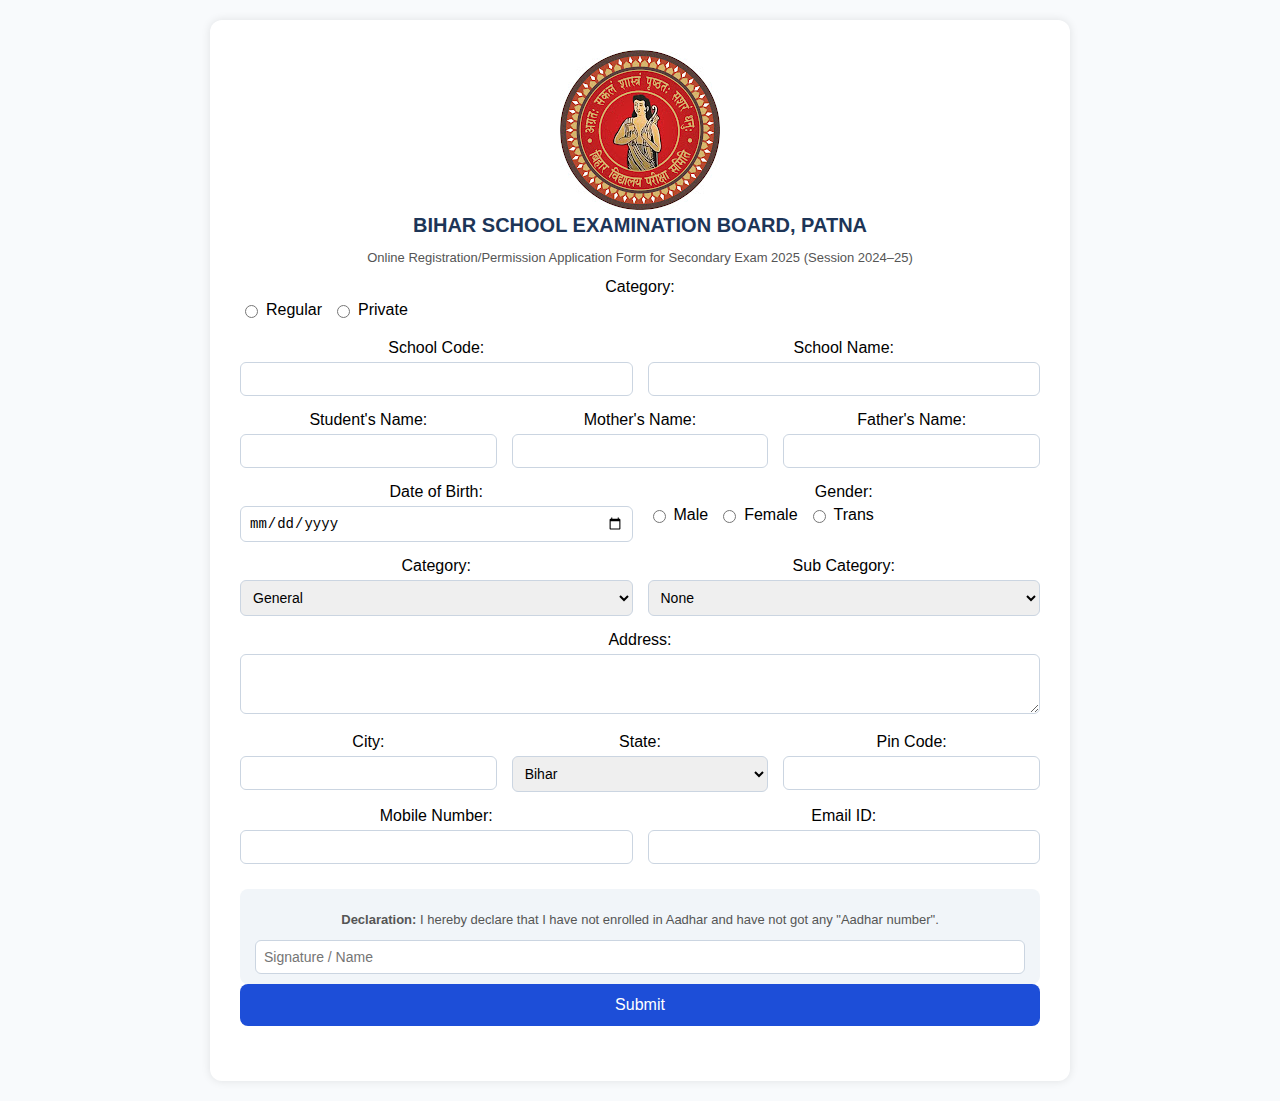
<file: 10th.html>
<!DOCTYPE html>
<html lang="en">
<head>
  <meta charset="UTF-8" />
  <meta name="viewport" content="width=device-width, initial-scale=1.0" />
  <title>BSEB Registration Form 2025</title>
  <link rel="stylesheet" href="10th.css" />
</head>
<body>
  <div class="a4-page">
    <div class="form-header">
      <img src="vikash.jpg" alt="BSEB Logo" class="logo">
      <div>
      <h2>BIHAR SCHOOL EXAMINATION BOARD, PATNA</h2>
      <p>Online Registration/Permission Application Form for Secondary Exam 2025 (Session 2024–25)</p>
    </div>

    <form>
      <div class="form-section">
        <label>Category:</label>
        <div class="radio-group">
          <label><input type="radio" name="student-type" value="Regular" /> Regular</label>
          <label><input type="radio" name="student-type" value="Private" /> Private</label>
        </div>
      </div>

      <div class="form-section grid-2">
        <div>
          <label for="school-code">School Code:</label>
          <input type="text" id="school-code" name="school-code" />
        </div>
        <div>
          <label for="school-name">School Name:</label>
          <input type="text" id="school-name" name="school-name" />
        </div>
      </div>

      <div class="form-section grid-3">
        <div>
          <label for="student-name">Student's Name:</label>
          <input type="text" id="student-name" name="student-name" />
        </div>
        <div>
          <label for="mother-name">Mother's Name:</label>
          <input type="text" id="mother-name" name="mother-name" />
        </div>
        <div>
          <label for="father-name">Father's Name:</label>
          <input type="text" id="father-name" name="father-name" />
        </div>
      </div>

      <div class="form-section grid-2">
        <div>
          <label for="dob">Date of Birth:</label>
          <input type="date" id="dob" name="dob" />
        </div>
        <div>
          <label>Gender:</label>
          <div class="radio-group">
            <label><input type="radio" name="gender" value="Male" /> Male</label>
            <label><input type="radio" name="gender" value="Female" /> Female</label>
            <label><input type="radio" name="gender" value="Trans" /> Trans</label>
          </div>
        </div>
      </div>

      <div class="form-section grid-2">
        <div>
          <label for="category">Category:</label>
          <select id="category" name="category">
            <option>General</option>
            <option>OBC</option>
            <option>SC</option>
            <option>ST</option>
          </select>
        </div>
        <div>
          <label for="sub-category">Sub Category:</label>
          <select id="sub-category" name="sub-category">
            <option>None</option>
            <option>Ex-Serviceman</option>
            <option>Physically Handicapped</option>
          </select>
        </div>
      </div>

      <div class="form-section">
        <label for="address">Address:</label>
        <textarea id="address" name="address"></textarea>
      </div>

      <div class="form-section grid-3">
        <div>
          <label for="city">City:</label>
          <input type="text" id="city" name="city" />
        </div>
        <div>
          <label for="state">State:</label>
          <select id="state" name="state">
            <option>Bihar</option>
            <option>Other</option>
          </select>
        </div>
        <div>
          <label for="pin-code">Pin Code:</label>
          <input type="text" id="pin-code" name="pin-code" />
        </div>
      </div>

      <div class="form-section grid-2">
        <div>
          <label for="mobile">Mobile Number:</label>
          <input type="text" id="mobile" name="mobile" />
        </div>
        <div>
          <label for="email">Email ID:</label>
          <input type="email" id="email" name="email" />
        </div>
      </div>

      <div class="declaration">
        <p><strong>Declaration:</strong> I hereby declare that I have not enrolled in Aadhar and have not got any "Aadhar number".</p>
        <input type="text" id="aadhar-declare" name="aadhar-declare" placeholder="Signature / Name" />
      </div>

      <button type="submit">Submit</button>
    </form>
  </div>
</body>
</html>
</file>
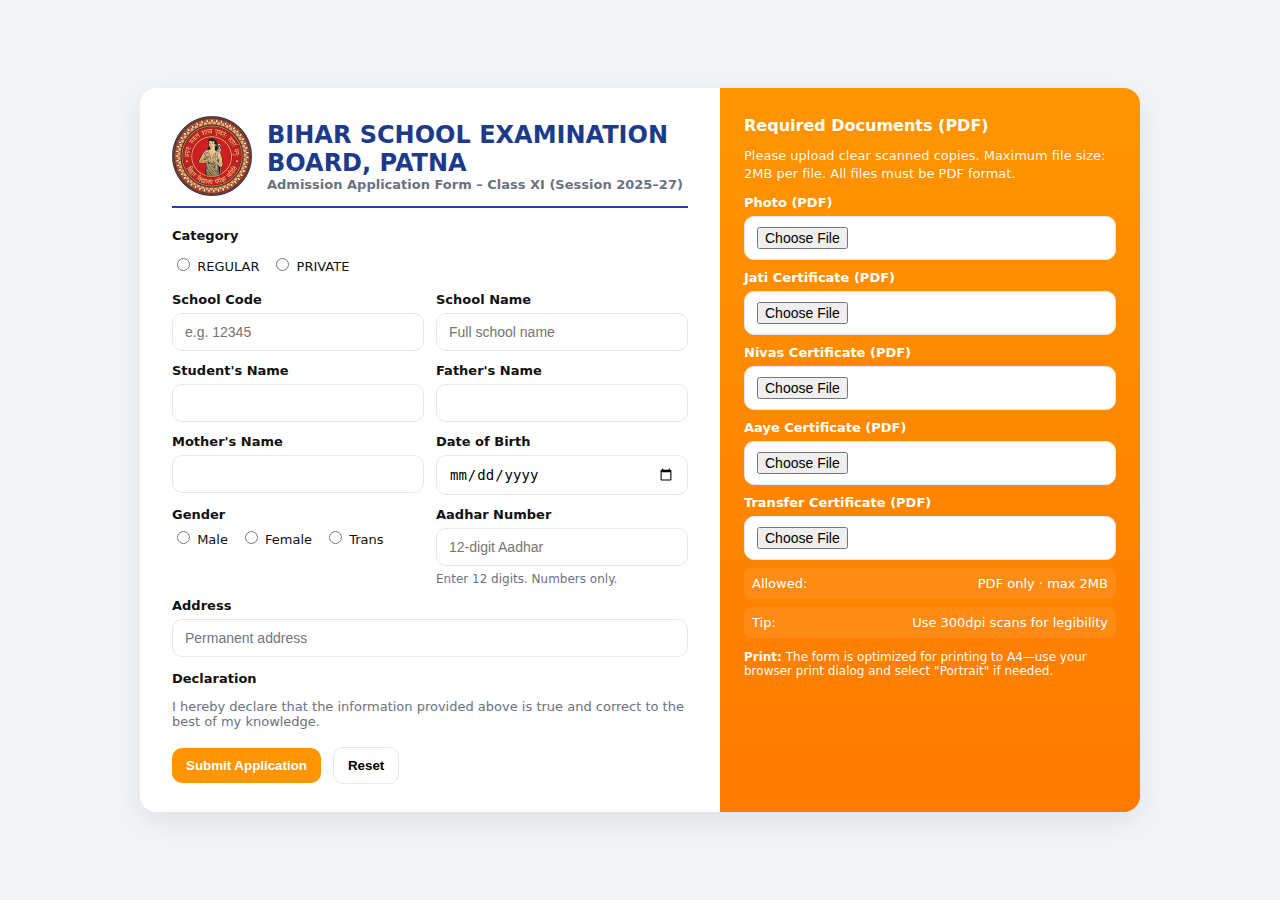
<file: 9th.html>
<!doctype html>
<html lang="en">
<head>
  <meta charset="utf-8">
  <meta name="viewport" content="width=device-width,initial-scale=1">
  <title>BSchool Exam — Registration Form (Responsive)</title>
  <style>
    :root{
      --bg:#fff;
      --panel:#fff;
      --accent:#ff9500;
      --muted:#6b7280;
      --border: #e5e7eb;
      --radius:12px;
      --max-width:1000px;
      font-family: Inter, system-ui, -apple-system, "Segoe UI", Roboto, "Helvetica Neue", Arial;
    }

    /* Reset & base */
    *{box-sizing:border-box}
    html,body{height:100%;margin:0;background:#f3f4f6;color:#111}

    .page-wrap{
      display:flex;align-items:center;justify-content:center;padding:28px;min-height:100vh;
    }

    .form-card{
      width:100%;max-width:var(--max-width);background:var(--panel);border-radius:16px;box-shadow:0 10px 30px rgba(2,6,23,0.08);overflow:hidden;
      display:grid;grid-template-columns:1fr 420px;gap:0;
    }

    /* left: form; right: sidebar/uploads */
    .form-main{padding:28px 32px}
    .form-side{background:linear-gradient(180deg,var(--accent),#ff7a00);color:white;padding:28px 24px}

    header.form-header{margin-bottom:18px}
    .logo {
      width: 80px;
      height: 80px;
    }

   
    .form-header {
      display: flex;
      align-items: center;
      justify-content: center;
      gap: 15px;
      border-bottom: 2px solid #1e40af;
      padding-bottom: 10px;
      margin-bottom: 20px;
    }
    
    .logo {
      width: 80px;
      height: 80px;
    }
    
    .form-header h2 {
      color: #1e3a8a;
      margin: 0;
    }
    
    .form-header p {
      color: #475569;
      margin: 5px 0 0;
    }
   


    .form-header h1{font-size:18px;margin:0 0 6px}
    .form-header p{margin:0;color:var(--muted);font-size:13px}

    form .grid{display:grid;grid-template-columns:repeat(2,1fr);gap:12px}
    form .grid-1{grid-column:1/-1}

    label{display:block;font-size:13px;margin-bottom:6px;font-weight:600}
    input[type="text"],input[type="date"],input[type="file"],select{width:100%;padding:10px 12px;border:1px solid var(--border);border-radius:10px;font-size:14px;background:white}
    .radio-row{display:flex;gap:12px;align-items:center}
    .radio-row label{font-weight:500}
    .muted{color:var(--muted);font-size:13px}

    .form-footer{margin-top:18px;display:flex;gap:12px;align-items:center}
    .btn{padding:10px 14px;border-radius:10px;border:0;cursor:pointer;font-weight:700}
    .btn-primary{background:var(--accent);color:white}
    .btn-ghost{background:transparent;border:1px solid var(--border);}

    /* file list */
    .upload-list{margin-top:8px;font-size:13px}
    .upload-item{background:rgba(255,255,255,0.08);padding:8px;border-radius:8px;margin-bottom:8px;display:flex;justify-content:space-between;align-items:center}

    /* sidebar content */
    .side-title{font-weight:700;margin-bottom:12px}
    .side-note{font-size:13px;line-height:1.4;color:rgba(255,255,255,0.95);margin-bottom:12px}

    /* responsive: mobile first */
    @media (max-width: 980px){
      .form-card{grid-template-columns:1fr;}
      .form-side{order:2}
    }

    @media (max-width: 520px){
      form .grid{grid-template-columns:1fr}
      .form-side{padding:18px}
      .form-main{padding:18px}
    }

    /* print A4 friendly */
    @media print{
      body{background:white}
      .form-card{box-shadow:none}
      .form-side{display:none}
      .form-main{padding:12mm}
      body,html{height:auto}
      form input, form label{font-size:12px}
    }

    /* small helpers */
    .section-title{font-size:13px;margin:6px 0 12px;font-weight:700}
    .field-hint{font-size:12px;color:var(--muted);margin-top:6px}
  </style>
</head>
<body>
  <div class="page-wrap">
    <div class="form-card" role="application" aria-label="Registration form for Bihar School Examination Board">

      <div class="form-main">
       
        <div class="form-header">
          <img src="vikash.jpg" alt="BSEB Logo" class="logo">
          <div>
            <h2>BIHAR SCHOOL EXAMINATION BOARD, PATNA</h2>
            <p><strong>Admission Application Form – Class XI (Session 2025–27)</strong></p>
          </div>
        </div>
    
        <form novalidate>
          <div class="section-title">Category</div>
          <div class="grid-choices" style="margin-bottom:12px">
            <div class="radio-row" role="radiogroup" aria-label="Category">
              <label><input type="radio" name="category" value="regular" required> REGULAR</label>
              <label><input type="radio" name="category" value="private"> PRIVATE</label>
            </div>
          </div>

          <div class="grid">
            <div>
              <label for="school-code">School Code</label>
              <input id="school-code" name="school-code" type="text" placeholder="e.g. 12345">
            </div>
            <div>
              <label for="school-name">School Name</label>
              <input id="school-name" name="school-name" type="text" placeholder="Full school name">
            </div>

            <div>
              <label for="student-name">Student's Name</label>
              <input id="student-name" name="student-name" type="text" required>
            </div>
            <div>
              <label for="father-name">Father's Name</label>
              <input id="father-name" name="father-name" type="text">
            </div>

            <div>
              <label for="mother-name">Mother's Name</label>
              <input id="mother-name" name="mother-name" type="text">
            </div>
            <div>
              <label for="dob">Date of Birth</label>
              <input id="dob" name="dob" type="date">
            </div>

            <div>
              <label>Gender</label>
              <div class="radio-row" role="radiogroup" aria-label="Gender">
                <label><input type="radio" name="gender" value="male"> Male</label>
                <label><input type="radio" name="gender" value="female"> Female</label>
                <label><input type="radio" name="gender" value="trans"> Trans</label>
              </div>
            </div>

            <div>
              <label for="aadhar">Aadhar Number</label>
              <input id="aadhar" name="aadhar" type="text" inputmode="numeric" pattern="\d{12}" placeholder="12-digit Aadhar" aria-describedby="aadhar-hint">
              <div id="aadhar-hint" class="field-hint">Enter 12 digits. Numbers only.</div>
            </div>

            <div class="grid-1">
              <label for="address">Address</label>
              <input id="address" name="address" type="text" placeholder="Permanent address">
            </div>

          </div> <!-- .grid -->

          <div style="margin-top:14px">
            <div class="section-title">Declaration</div>
            <p class="muted">I hereby declare that the information provided above is true and correct to the best of my knowledge.</p>
            <div class="form-footer">
              <button type="submit" class="btn btn-primary">Submit Application</button>
              <button type="reset" class="btn btn-ghost">Reset</button>
            </div>
          </div>
        </form>

      </div> <!-- .form-main -->

      <aside class="form-side" aria-label="Uploads and instructions">
        <div class="side-title">Required Documents (PDF)</div>
        <div class="side-note">Please upload clear scanned copies. Maximum file size: 2MB per file. All files must be PDF format.</div>

        <form style="margin-top:6px" aria-hidden="true">
          <label for="photo">Photo (PDF)</label>
          <input id="photo" name="photo" type="file" accept="application/pdf">

          <label for="jati" style="margin-top:10px">Jati Certificate (PDF)</label>
          <input id="jati" name="jati" type="file" accept="application/pdf">

          <label for="nivas" style="margin-top:10px">Nivas Certificate (PDF)</label>
          <input id="nivas" name="nivas" type="file" accept="application/pdf">

          <label for="aaye" style="margin-top:10px">Aaye Certificate (PDF)</label>
          <input id="aaye" name="aaye" type="file" accept="application/pdf">

          <label for="transfer" style="margin-top:10px">Transfer Certificate (PDF)</label>
          <input id="transfer" name="transfer" type="file" accept="application/pdf">

          <div class="upload-list">
            <div class="upload-item"><span>Allowed:</span><span>PDF only · max 2MB</span></div>
            <div class="upload-item"><span>Tip:</span><span>Use 300dpi scans for legibility</span></div>
          </div>
        </form>

        <div style="margin-top:auto;font-size:12px;opacity:0.95">
          <p><strong>Print:</strong> The form is optimized for printing to A4—use your browser print dialog and select "Portrait" if needed.</p>
        </div>
      </aside>

    </div> <!-- .form-card -->
  </div>
</body>
</html>
</file>
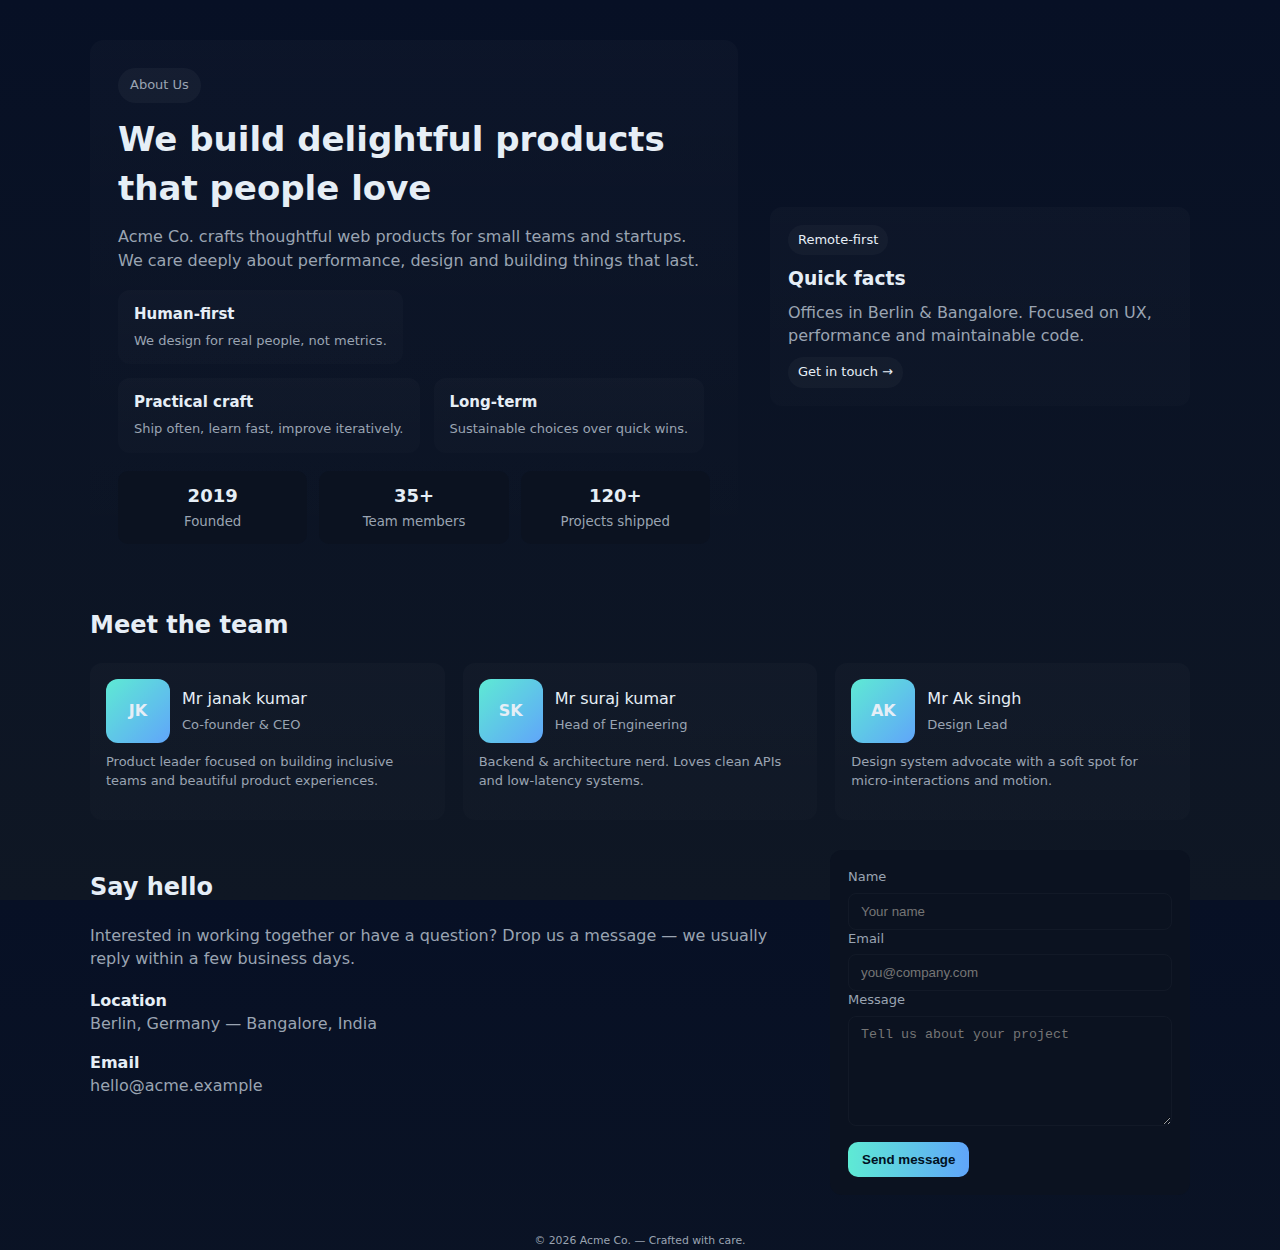
<file: about.html>
<!doctype html>
<html lang="en">
<head>
  <meta charset="utf-8" />
  <meta name="viewport" content="width=device-width, initial-scale=1" />
  <title>About Us — Acme Co.</title>
  <meta name="description" content="About Acme Co. — our mission, values, team and contact." />
  <link rel="stylesheet" href="about.css">
</head>
<body>
  <main class="container" role="main">
    <header class="hero" aria-labelledby="about-title">
      <section class="intro">
        <span class="eyebrow">About Us</span>
        <h1 id="about-title">We build delightful products that people love</h1>
        <p class="lead">Acme Co. crafts thoughtful web products for small teams and startups. We care deeply about performance, design and building things that last.</p>

        <div class="values" aria-label="Our values">
          <div class="value"><h4>Human-first</h4><p>We design for real people, not metrics.</p></div>
          <div class="value"><h4>Practical craft</h4><p>Ship often, learn fast, improve iteratively.</p></div>
          <div class="value"><h4>Long-term</h4><p>Sustainable choices over quick wins.</p></div>
        </div>

        <div class="stats" aria-hidden="false">
          <div class="stat"><b>2019</b><small>Founded</small></div>
          <div class="stat"><b>35+</b><small>Team members</small></div>
          <div class="stat"><b>120+</b><small>Projects shipped</small></div>
        </div>
      </section>

      <aside aria-label="Quick facts" class="card" style="padding:18px">
        <p style="margin:0 0 10px 0"><span class="chip">Remote-first</span></p>
        <h3 style="margin:0 0 8px 0">Quick facts</h3>
        <p style="margin:0 0 10px 0; color:var(--muted)">Offices in Berlin &amp; Bangalore. Focused on UX, performance and maintainable code.</p>
        <a href="#contact" class="chip" style="text-decoration:none; color:inherit">Get in touch →</a>
      </aside>
    </header>

    <section class="team" aria-labelledby="team-heading">
      <h2 id="team-heading">Meet the team</h2>
      <div class="team-grid">
        <!-- Example team cards. Replace images / avatars as needed -->
        <div class="card">
          <div style="display:flex; gap:12px; align-items:center">
            <div class="avatar">JK</div>
            <div>
              <p class="member-name">Mr janak kumar</p>
              <p class="member-role">Co-founder &amp; CEO</p>
            </div>
          </div>
          <p class="member-bio">Product leader focused on building inclusive teams and beautiful product experiences.</p>
        </div>

        <div class="card">
          <div style="display:flex; gap:12px; align-items:center">
            <div class="avatar">SK</div>
            <div>
              <p class="member-name">Mr suraj kumar</p>
              <p class="member-role">Head of Engineering</p>
            </div>
          </div>
          <p class="member-bio">Backend &amp; architecture nerd. Loves clean APIs and low-latency systems.</p>
        </div>

        <div class="card">
          <div style="display:flex; gap:12px; align-items:center">
            <div class="avatar">AK</div>
            <div>
              <p class="member-name">Mr Ak singh</p>
              <p class="member-role">Design Lead</p>
            </div>
          </div>
          <p class="member-bio">Design system advocate with a soft spot for micro-interactions and motion.</p>
        </div>
      </div>
    </section>

    <section class="contact" id="contact" aria-labelledby="contact-heading">
      <div>
        <h2 id="contact-heading">Say hello</h2>
        <p style="color:var(--muted)">Interested in working together or have a question? Drop us a message — we usually reply within a few business days.</p>

        <p style="margin-top:18px"><strong>Location</strong><br><span style="color:var(--muted)">Berlin, Germany — Bangalore, India</span></p>
        <p><strong>Email</strong><br><span style="color:var(--muted)">hello@acme.example</span></p>
      </div>

      <form class="contact-form" onsubmit="event.preventDefault(); alert('Thanks — message captured (this is a demo).');" aria-label="Contact form">
        <label for="name">Name</label>
        <input id="name" name="name" type="text" placeholder="Your name" required />

        <label for="email">Email</label>
        <input id="email" name="email" type="email" placeholder="you@company.com" required />

        <label for="message">Message</label>
        <textarea id="message" name="message" placeholder="Tell us about your project" required></textarea>

        <button class="btn" type="submit">Send message</button>
      </form>
    </section>

    <footer>
      <small>© <span id="year"></span> Acme Co. — Crafted with care.</small>
    </footer>
  </main>

  <script>
    // small nicety: current year
    document.getElementById('year').textContent = new Date().getFullYear();
  </script>
</body>
</html>
</file>
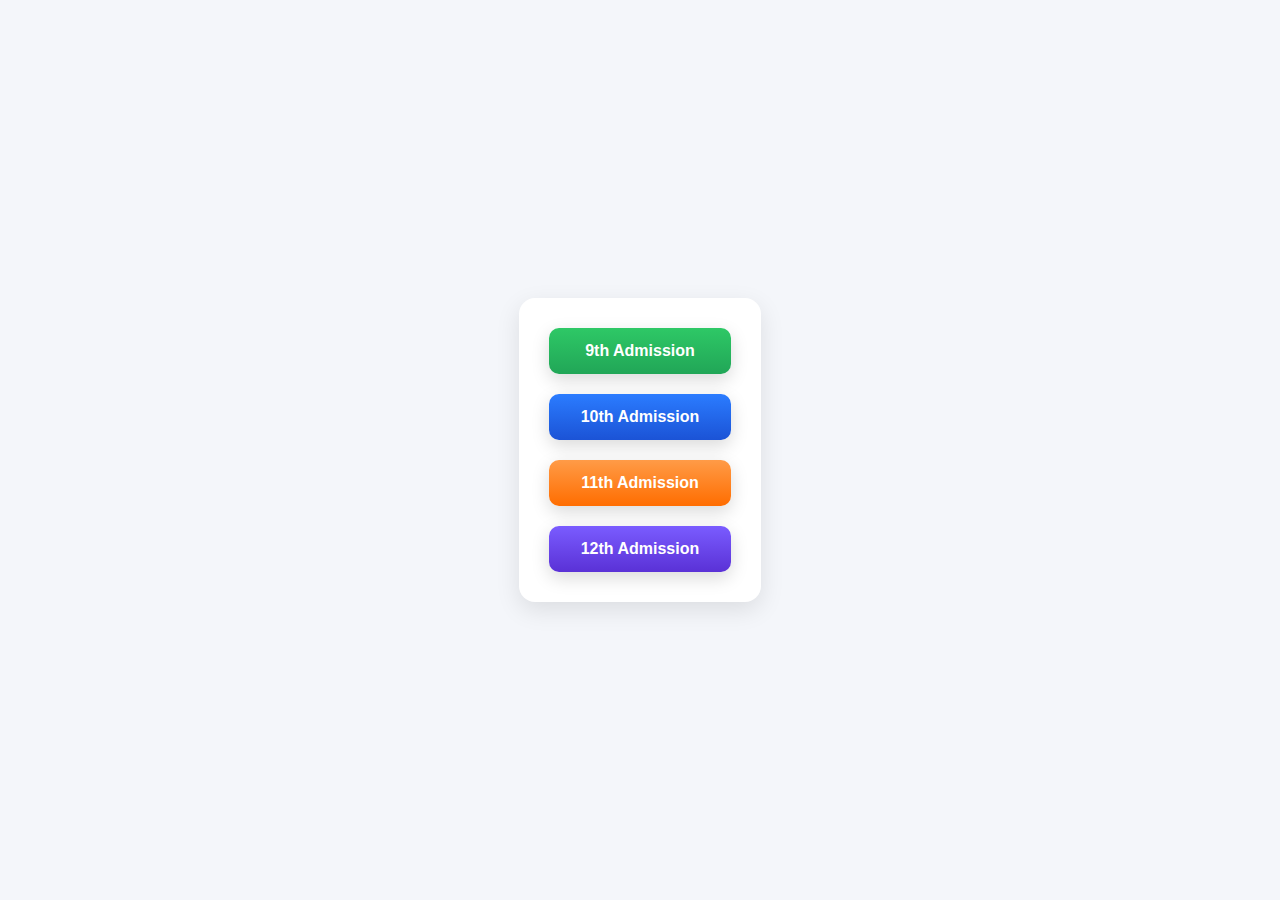
<file: add.html>
<!doctype html>
<html lang="hi">
<head>
  <meta charset="utf-8">
  <meta name="viewport" content="width=device-width,initial-scale=1">
  <title>Admission Buttons</title>
  <link rel="stylesheet" href="add.css">
</head>
<body>
    <div class="navbar">
  <div class="admission-buttons">
    <a href="9th.html" class="admit-btn grade9">9th Admission</a>
    <a href="10th.html" class="admit-btn grade10">10th Admission</a>
    <a href="registation.html" class="admit-btn grade11">11th Admission</a>
    <a href="add12.html" class="admit-btn grade12">12th Admission</a>
  </div>
    </div>
</body>
</html>
</file>
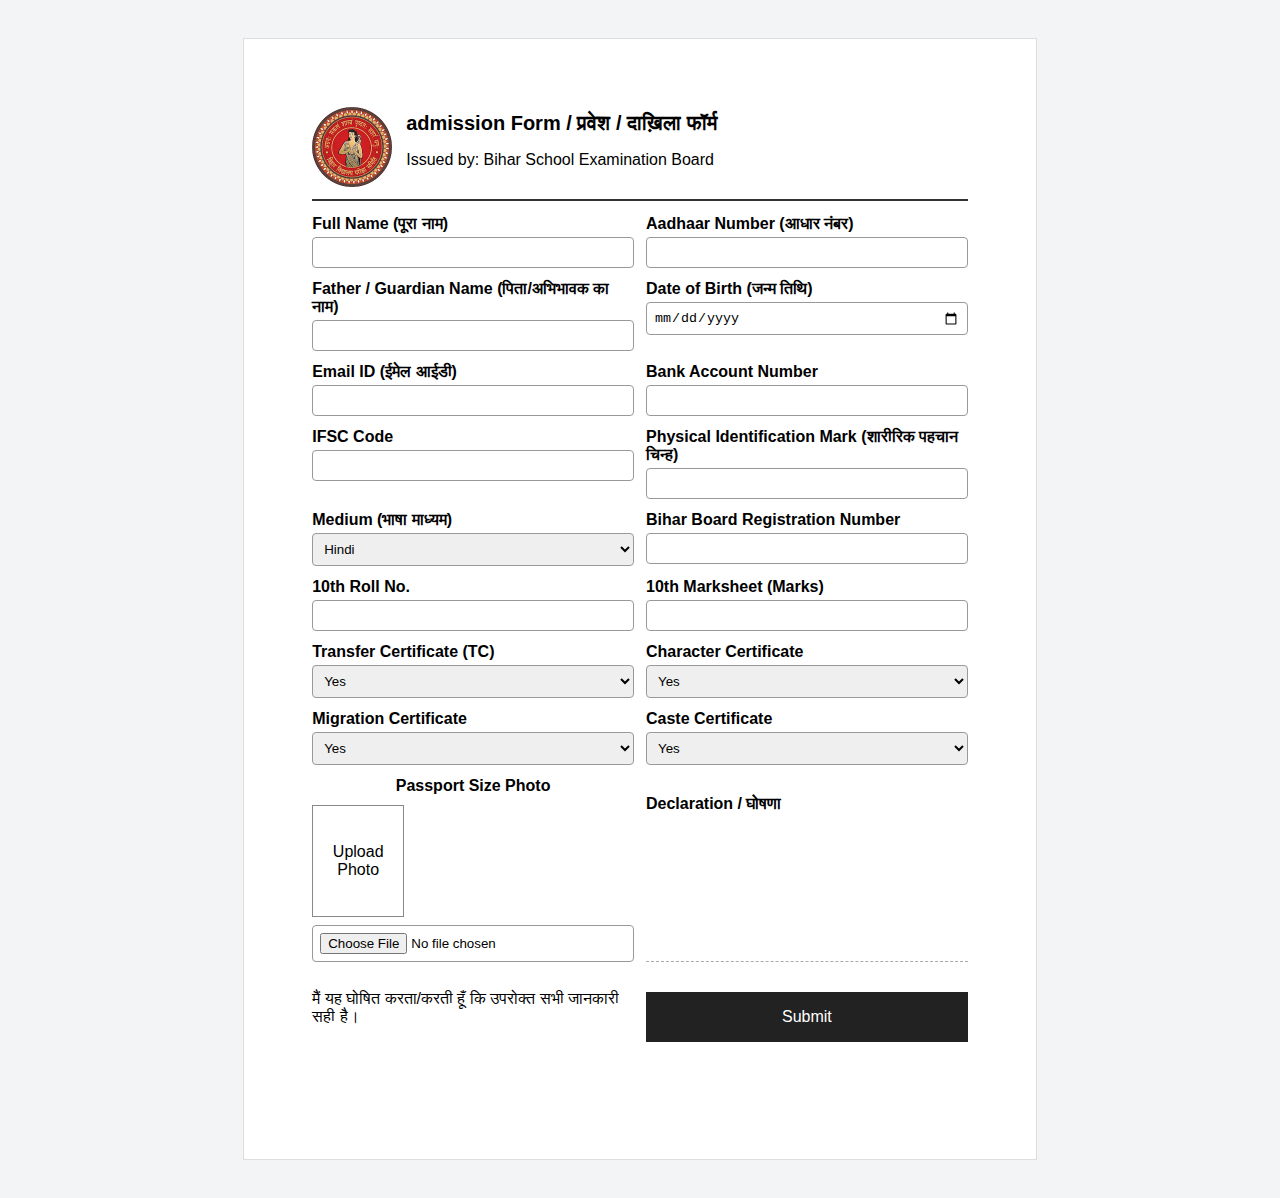
<file: add12.html>
<!DOCTYPE html>
<html lang="hi">
<head>
  <meta charset="UTF-8" />
  <meta name="viewport" content="width=device-width, initial-scale=1.0" />
  <title>12th Admission - Registration Form (A4)</title>
  <style>
    @page { size: A4; margin: 18mm; } /* A4 for print */
    body {
      font-family: Arial, sans-serif;
      background: #f3f4f6;
      margin: 0;
      padding: 0;
    }
    .paper {
      width: 210mm;
      min-height: 297mm;
      background: #fff;
      margin: 10mm auto;
      padding: 18mm;
      box-sizing: border-box;
      border: 1px solid #ddd;
    }
    header{
      display:flex;
      gap:14px;
      align-items:center;
      border-bottom:2px solid #333;
      margin-bottom:14px;
      padding-bottom:8px;
    }
    .logo img{
      width:80px;
      height:80px;
      object-fit:contain;
    }
    .head-text h1{
      margin:0;
      font-size:20px;
    }
    .form-grid{
      display:grid;
      grid-template-columns:1fr 1fr;
      gap:12px;
    }
    .field{
      display:flex;
      flex-direction:column;
    }
    label{
      font-weight:600;
      margin-bottom:4px;
    }
    input,select{
      padding:7px;
      border:1px solid #999;
      border-radius:4px;
    }
    .photo{
      width:90px;
      height:110px;
      border:1px solid #888;
      display:flex;
      align-items:center;
      justify-content:center;
      margin-top:6px;
    }
    .section-title{
      margin-top:18px;
      font-weight:700;
      border-bottom:1px dashed #aaa;
      padding-bottom:4px;
    }
    .submit-btn{
      margin-top:18px;
      width:100%;
      padding:10px;
      background:#222;
      color:#fff;
      font-size:16px;
      border:none;
      cursor:pointer;
    }
    /* Responsive */
    @media screen and (max-width: 768px) {
      .paper {
        width: 100% !important;
        margin: 0;
        padding: 16px;
        border: none;
      }
      .form-grid {
        grid-template-columns: 1fr;
      }
      header{
        flex-direction:column;
        text-align:center;
      }
      .logo img{
        width:65px;
        height:65px;
      }
    }
  </style>
</head>
<body>
  <div class="paper">
    <header>
      <div class="logo">
        <img src="vikash.jpg" alt="College Logo">
      </div>
      <div class="head-text">
        <h1>admission Form / प्रवेश / दाख़िला फॉर्म</h1>
        <p>Issued by: Bihar School Examination Board</p>
      </div>
    </header>

    <form>
      <div class="form-grid">
        <div class="field">
          <label>Full Name (पूरा नाम)</label>
          <input type="text" required>
        </div>

        <div class="field">
          <label>Aadhaar Number (आधार नंबर)</label>
          <input type="text" required>
        </div>

        <div class="field">
          <label>Father / Guardian Name (पिता/अभिभावक का नाम)</label>
          <input type="text" required>
        </div>

        <div class="field">
          <label>Date of Birth (जन्म तिथि)</label>
          <input type="date" required>
        </div>

        <div class="field">
          <label>Email ID (ईमेल आईडी)</label>
          <input type="email" required>
        </div>

        <div class="field">
          <label>Bank Account Number</label>
          <input type="text" required>
        </div>

        <div class="field">
          <label>IFSC Code</label>
          <input type="text">
        </div>

        <div class="field">
          <label>Physical Identification Mark (शारीरिक पहचान चिन्ह)</label>
          <input type="text">
        </div>

        <div class="field">
          <label>Medium (भाषा माध्यम)</label>
          <select required>
            <option>Hindi</option>
            <option>English</option>
          </select>
        </div>

        <div class="field">
          <label>Bihar Board Registration Number</label>
          <input type="text">
        </div>

        <div class="field">
          <label>10th Roll No.</label>
          <input type="text">
        </div>

        <div class="field">
          <label>10th Marksheet (Marks)</label>
          <input type="text">
        </div>

        <div class="field">
          <label>Transfer Certificate (TC)</label>
          <select>
            <option>Yes</option>
            <option>No</option>
          </select>
        </div>

        <div class="field">
          <label>Character Certificate</label>
          <select>
            <option>Yes</option>
            <option>No</option>
          </select>
        </div>

        <div class="field">
          <label>Migration Certificate</label>
          <select>
            <option>Yes</option>
            <option>No</option>
          </select>
        </div>

        <div class="field">
          <label>Caste Certificate</label>
          <select>
            <option>Yes</option>
            <option>No</option>
          </select>
        </div>

        <div class="field" style="text-align:center;">
            <label>Passport Size Photo</label>
          
            <!-- Preview Box -->
            <div class="photo">
              <img id="photoPreview" style="width:100%;height:100%;object-fit:cover;display:none;">
              <span id="photoText">Upload Photo</span>
            </div>
          
            <!-- Upload Input -->
            <input type="file" id="photoInput" accept="image/*" style="margin-top:8px;">
          </div>
          

      <div class="section-title">Declaration / घोषणा</div>
      <p>मैं यह घोषित करता/करती हूँ कि उपरोक्त सभी जानकारी सही है।</p>

      <button class="submit-btn">Submit</button>
    </form>
  </div>
  <script>
    document.getElementById("photoInput").addEventListener("change", function(){
      const file = this.files[0];
      if(file){
        const reader = new FileReader();
        reader.onload = function(e){
          const img = document.getElementById("photoPreview");
          img.src = e.target.result;
          img.style.display = "block";
          document.getElementById("photoText").style.display = "none";
        }
        reader.readAsDataURL(file);
      }
    });
  </script>
  
</body>
</html>
</file>
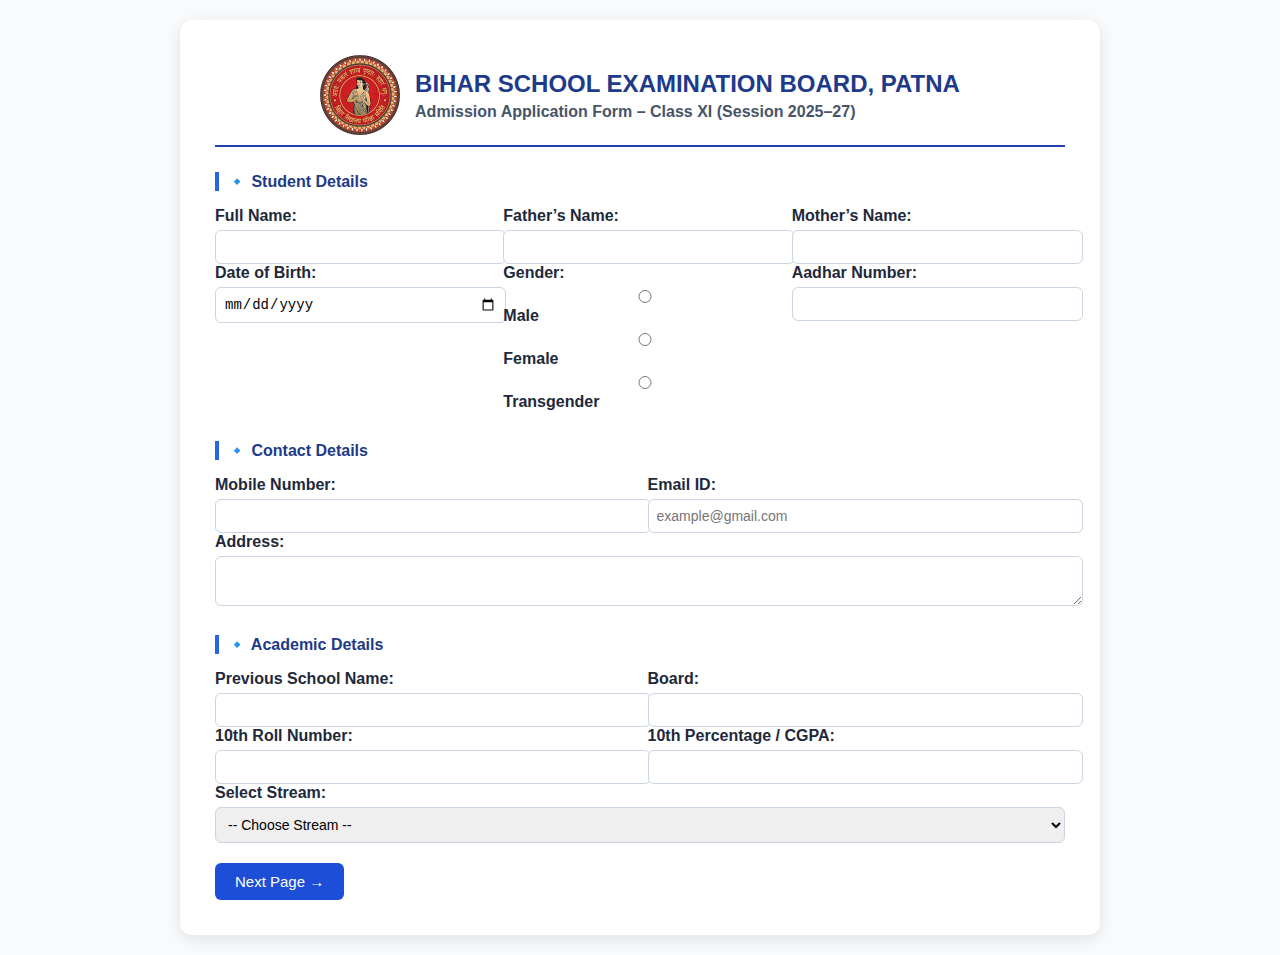
<file: admission11.html>
<!DOCTYPE html>
<html lang="en">
<head>
  <meta charset="UTF-8">
  <meta name="viewport" content="width=device-width, initial-scale=1.0">
  <title>BSEB Class 11 Admission Form 2025</title>
  <link rel="stylesheet" href="admission11.css">
</head>
<body>
  <div class="a4-page">

    <!-- HEADER -->
    <div class="form-header">
      <img src="vikash.jpg" alt="BSEB Logo" class="logo">
      <div>
        <h2>BIHAR SCHOOL EXAMINATION BOARD, PATNA</h2>
        <p><strong>Admission Application Form – Class XI (Session 2025–27)</strong></p>
      </div>
    </div>

    <!-- PAGE 1 -->
    <div id="page1" class="form-page active">

      <form id="admissionForm">
        <h3>🔹 Student Details</h3>
        <div class="form-section grid-3">
          <div><label>Full Name:</label><input type="text" required></div>
          <div><label>Father’s Name:</label><input type="text" required></div>
          <div><label>Mother’s Name:</label><input type="text" required></div>
        </div>

        <div class="form-section grid-3">
          <div><label>Date of Birth:</label><input type="date" required></div>
          <div><label>Gender:</label>
            <div class="radio-group">
              <label><input type="radio" name="gender" required> Male</label>
              <label><input type="radio" name="gender"> Female</label>
              <label><input type="radio" name="gender"> Transgender</label>
            </div>
          </div>
          <div><label>Aadhar Number:</label><input type="text" maxlength="12" pattern="\d{12}" required></div>
        </div>

        <h3>🔹 Contact Details</h3>
        <div class="form-section grid-2">
          <div><label>Mobile Number:</label><input type="text" maxlength="10" pattern="\d{10}" required></div>
          <div><label>Email ID:</label><input type="email" placeholder="example@gmail.com"></div>
        </div>

        <div class="form-section">
          <label>Address:</label>
          <textarea required></textarea>
        </div>

        <h3>🔹 Academic Details</h3>
        <div class="form-section grid-2">
          <div><label>Previous School Name:</label><input type="text" required></div>
          <div><label>Board:</label><input type="text" required></div>
        </div>

        <div class="form-section grid-2">
          <div><label>10th Roll Number:</label><input type="text" required></div>
          <div><label>10th Percentage / CGPA:</label><input type="text" required></div>
        </div>

        <div class="form-section">
          <label>Select Stream:</label>
          <select id="streamSelect" required>
            <option value="">-- Choose Stream --</option>
            <option value="science">Science</option>
            <option value="commerce">Commerce</option>
            <option value="arts">Arts</option>
          </select>
        </div>

        <button type="button" id="nextBtn">Next Page →</button>
      </form>
    </div>

    <!-- PAGE 2 -->
    <div id="page2" class="form-page">
      <h3>🔹 Choose Your 5 Subjects</h3>

      <p class="note">Select up to <strong>5 subjects only</strong>. Extra selections will be blocked automatically.</p>

      <!-- SCIENCE -->
      <div id="scienceSubjects" class="subject-section">
        <h4>Science Stream Subjects</h4>
        <div class="checkbox-grid">
          <label><input type="checkbox" name="science"> Physics</label>
          <label><input type="checkbox" name="science"> Chemistry</label>
          <label><input type="checkbox" name="science"> Mathematics</label>
          <label><input type="checkbox" name="science"> Biology</label>
          <label><input type="checkbox" name="science"> English</label>
          <label><input type="checkbox" name="science"> Hindi</label>
          <label><input type="checkbox" name="science"> Computer Science</label>
          <label><input type="checkbox" name="science"> Environmental Science</label>
        </div>
      </div>

      <!-- COMMERCE -->
      <div id="commerceSubjects" class="subject-section">
        <h4>Commerce Stream Subjects</h4>
        <div class="checkbox-grid">
          <label><input type="checkbox" name="commerce"> Accountancy</label>
          <label><input type="checkbox" name="commerce"> Business Studies</label>
          <label><input type="checkbox" name="commerce"> Economics</label>
          <label><input type="checkbox" name="commerce"> Entrepreneurship</label>
          <label><input type="checkbox" name="commerce"> English</label>
          <label><input type="checkbox" name="commerce"> Hindi</label>
          <label><input type="checkbox" name="commerce"> Mathematics</label>
          <label><input type="checkbox" name="commerce"> Informatics Practices</label>
        </div>
      </div>

      <!-- ARTS -->
      <div id="artsSubjects" class="subject-section">
        <h4>Arts Stream Subjects</h4>
        <div class="checkbox-grid">
          <label><input type="checkbox" name="arts"> History</label>
          <label><input type="checkbox" name="arts"> Political Science</label>
          <label><input type="checkbox" name="arts"> Geography</label>
          <label><input type="checkbox" name="arts"> Economics</label>
          <label><input type="checkbox" name="arts"> Sociology</label>
          <label><input type="checkbox" name="arts"> Psychology</label>
          <label><input type="checkbox" name="arts"> English</label>
          <label><input type="checkbox" name="arts"> Hindi</label>
          <label><input type="checkbox" name="arts"> Home Science</label>
          <label><input type="checkbox" name="arts"> Philosophy</label>
        </div>
      </div>

      <div class="declaration">
        <p><strong>Declaration:</strong> I declare that the above information and subject choices are correct.</p>
        <input type="text" placeholder="Signature of Student" required>
      </div>

      <button type="button" id="prevBtn">← Previous Page</button>
      <button type="submit" id="submitBtn">Submit Form</button>
    </div>
  </div>

  <script>
    const nextBtn = document.getElementById('nextBtn');
    const prevBtn = document.getElementById('prevBtn');
    const streamSelect = document.getElementById('streamSelect');
    const page1 = document.getElementById('page1');
    const page2 = document.getElementById('page2');
    const science = document.getElementById('scienceSubjects');
    const commerce = document.getElementById('commerceSubjects');
    const arts = document.getElementById('artsSubjects');

    nextBtn.addEventListener('click', () => {
      if (!streamSelect.value) {
        alert('Please select your stream before continuing.');
        return;
      }
      page1.classList.remove('active');
      page2.classList.add('active');

      // Show only selected stream
      science.style.display = 'none';
      commerce.style.display = 'none';
      arts.style.display = 'none';

      if (streamSelect.value === 'science') science.style.display = 'block';
      else if (streamSelect.value === 'commerce') commerce.style.display = 'block';
      else arts.style.display = 'block';
    });

    prevBtn.addEventListener('click', () => {
      page2.classList.remove('active');
      page1.classList.add('active');
    });

    // Limit subject selection to 5
    function limitSubjects(name) {
      const checkboxes = document.querySelectorAll(`input[name="${name}"]`);
      checkboxes.forEach(cb => {
        cb.addEventListener('change', () => {
          const checked = [...checkboxes].filter(c => c.checked);
          if (checked.length > 5) {
            alert("You can select only 5 subjects.");
            cb.checked = false;
          }
        });
      });
    }

    limitSubjects('science');
    limitSubjects('commerce');
    limitSubjects('arts');
  </script>
</body>
</html>
</file>
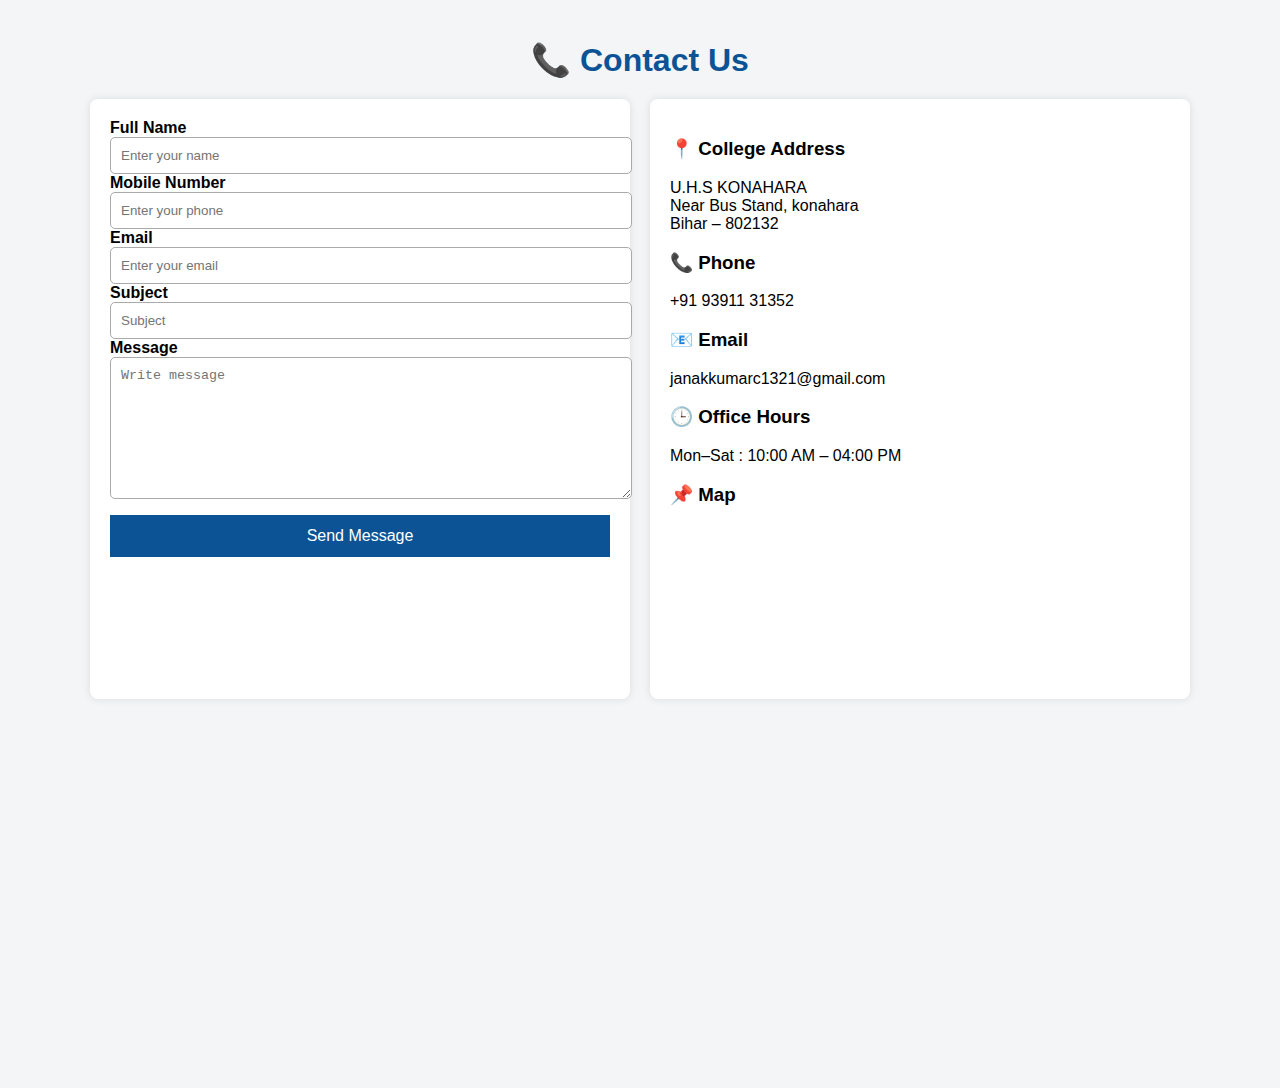
<file: contact.html>
<!DOCTYPE html>
<html lang="hi">
<head>
  <meta charset="UTF-8">
  <meta name="viewport" content="width=device-width, initial-scale=1.0">
  <title>Contact Us – Your College</title>

  <style>
    body{
      margin:0;
      font-family:Arial, sans-serif;
      background:#f3f5f7;
    }

    .contact-container{
      width:90%;
      max-width:1100px;
      margin:auto;
      padding:20px;
    }

    h1{
      text-align:center;
      color:#0b5394;
      margin-bottom:20px;
    }

    .contact-grid{
      display:grid;
      grid-template-columns:1fr 1fr;
      gap:20px;
    }

    .box{
      background:white;
      padding:20px;
      border-radius:8px;
      box-shadow:0 0 8px rgba(0,0,0,0.1);
    }

    .label{
      margin-top:10px;
      margin-bottom:4px;
      font-weight:bold;
    }

    input,textarea{
      width:100%;
      padding:10px;
      border:1px solid #aaa;
      border-radius:5px;
    }

    textarea{
      height:120px;
    }

    .btn{
      margin-top:12px;
      background:#0b5394;
      color:white;
      padding:12px;
      width:100%;
      font-size:16px;
      border:none;
      cursor:pointer;
    }

    .btn:hover{
      background:#093a68;
    }

    iframe{
      width:100%;
      height:100%;
      border:0;
      border-radius:8px;
    }

    @media(max-width:768px){
      .contact-grid{
        grid-template-columns:1fr;
      }
    }
  </style>
</head>

<body>

  <div class="contact-container">
    
    <h1>📞 Contact Us</h1>

    <div class="contact-grid">

      <!-- Contact Form -->
      <div class="box">
        <label class="label">Full Name</label>
        <input type="text" placeholder="Enter your name">

        <label class="label">Mobile Number</label>
        <input type="text" placeholder="Enter your phone">

        <label class="label">Email</label>
        <input type="email" placeholder="Enter your email">

        <label class="label">Subject</label>
        <input type="text" placeholder="Subject">

        <label class="label">Message</label>
        <textarea placeholder="Write message"></textarea>

        <button class="btn">Send Message</button>
      </div>


      <!-- Contact Details + Google Map -->
      <div class="box">
        <h3>📍 College Address</h3>
        <p>
          U.H.S KONAHARA<br>
          Near Bus Stand, konahara<br>
          Bihar – 802132
        </p>

        <h3>📞 Phone</h3>
        <p>+91 93911 31352</p>

        <h3>📧 Email</h3>
        <p>janakkumarc1321@gmail.com</p>

        <h3>🕒 Office Hours</h3>
        <p>Mon–Sat : 10:00 AM – 04:00 PM</p>

        <h3>📌 Map</h3>
        <iframe 
          src="https://www.google.com/maps/embed?pb="" 
          loading="lazy">
        </iframe>
      </div>

    </div>

  </div>

  
  <script>
    document.querySelector(".btn").addEventListener("click", () => {
      alert("✅ Your message has been noted!");
    });
  </script>

</body>
</html>
</file>
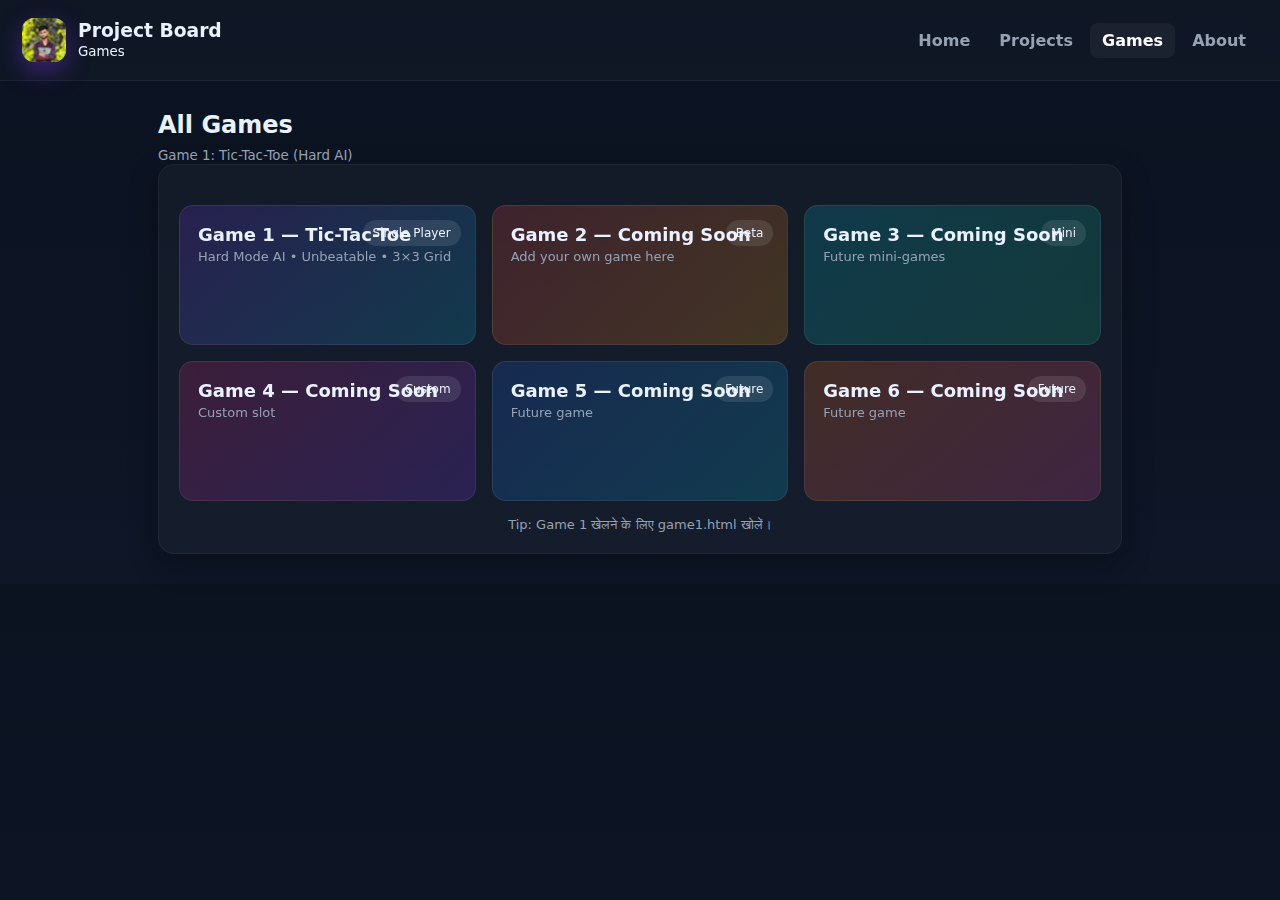
<file: game.html>
<!DOCTYPE html>
<html lang="hi">
<head>
<meta charset="utf-8" />
<meta name="viewport" content="width=device-width, initial-scale=1" />
<title>Games • Project Board</title>

<style>
  :root {
    --bg-1: #0b1220;
    --bg-2: #0e1627;
    --glass: rgba(255,255,255,0.05);
    --text: #eaf1ff;
    --muted: #96a1b3;
    --accent-1: #7c3aed;
    --accent-2: #06b6d4;
    --card-bg: rgba(255,255,255,0.03);
  }

  * {
    margin: 0;
    padding: 0;
    box-sizing: border-box;
  }

  body {
    font-family: 'Inter', system-ui, Arial;
    background: linear-gradient(180deg, var(--bg-1), var(--bg-2));
    color: var(--text);
    -webkit-font-smoothing: antialiased;
  }

  /* Topbar */
  .topbar {
    display: flex;
    justify-content: space-between;
    align-items: center;
    padding: 18px 22px;
    backdrop-filter: blur(10px);
    background: rgba(255,255,255,0.02);
    border-bottom: 1px solid rgba(255,255,255,0.05);
  }

  .brand {
    display: flex;
    align-items: center;
    gap: 12px;
  }

  .logo {
    width: 44px;
    height: 44px;
    background: linear-gradient(135deg, var(--accent-1), var(--accent-2));
    border-radius: 12px;
    display: flex;
    justify-content: center;
    align-items: center;
    font-size: 18px;
    font-weight: 700;
    color: white;
    box-shadow: 0 8px 24px rgba(124,58,237,0.4);
  }

  nav a {
    text-decoration: none;
    color: var(--muted);
    padding: 8px 12px;
    border-radius: 8px;
    font-weight: 600;
  }

  nav a:hover {
    background: var(--glass);
    color: white;
  }

  nav a.active {
    background: var(--glass);
    color: white;
  }

  /* Container */
  .container {
    max-width: 1000px;
    margin: 30px auto;
    padding: 0 18px;
  }

  .heading h2 {
    font-size: 24px;
    margin-bottom: 6px;
  }

  .heading small {
    color: var(--muted);
  }

  /* Card */
  .card {
    padding: 20px;
    background: var(--card-bg);
    border: 1px solid rgba(255,255,255,0.05);
    border-radius: 16px;
    box-shadow: 0 10px 30px rgba(0,0,0,0.3);
  }

  /* Games Grid */
  .games-grid {
    display: grid;
    grid-template-columns: repeat(auto-fit, minmax(230px, 1fr));
    gap: 16px;
    margin-top: 20px;
  }

  .game {
    padding: 18px;
    border-radius: 14px;
    background: rgba(255,255,255,0.04);
    border: 1px solid rgba(255,255,255,0.08);
    text-decoration: none;
    color: var(--text);
    display: flex;
    flex-direction: column;
    justify-content: space-between;
    height: 140px;
    position: relative;
    transition: transform .2s, box-shadow .2s;
    backdrop-filter: blur(6px);
  }

  .game:hover {
    transform: translateY(-6px);
    box-shadow: 0 14px 35px rgba(0,0,0,0.38);
  }

  .title {
    font-size: 18px;
    font-weight: 700;
  }

  .desc {
    color: var(--muted);
    font-size: 13px;
    margin-top: 4px;
  }

  .tag {
    position: absolute;
    top: 14px;
    right: 14px;
    padding: 6px 10px;
    font-size: 12px;
    background: rgba(255,255,255,0.1);
    border-radius: 20px;
    color: var(--text);
  }

  /* Game Colors */
  .g1 { background: linear-gradient(135deg,#7c3aed33,#06b6d433); }
  .g2 { background: linear-gradient(135deg,#ef444433,#f59e0b33); }
  .g3 { background: linear-gradient(135deg,#06b6d433,#10b98133); }
  .g4 { background: linear-gradient(135deg,#db277733,#7c3aed33); }
  .g5 { background: linear-gradient(135deg,#2563eb33,#06b6d433); }
  .g6 { background: linear-gradient(135deg,#f9731633,#ec489933); }

  /* Footer */
  .footer {
    text-align: center;
    margin-top: 16px;
    font-size: 13px;
    color: var(--muted);
  }

</style>
</head>

<body>

<div class="topbar">
  <div class="brand">
    <div class="logo">
      <img src="janak67.jpeg" alt="Logo" style="width:100%; height:100%; border-radius:12px; object-fit:cover;">
    </div>
    
    <div>
      <h3 style="margin:0;">Project Board</h3>
      <small>Games</small>
    </div>
  </div>

  <nav>
    <a href="/">Home</a>
    <a href="/projects.html">Projects</a>
    <a class="active" href="/games.html">Games</a>
    <a href="/about.html">About</a>
  </nav>
</div>

<div class="container">

  <div class="heading">
    <h2>All Games</h2>
    <small>Game 1: Tic-Tac-Toe (Hard AI)</small>
  </div>

  <div class="card">
    <div class="games-grid">

      <a class="game g1" href="game1.html">
        <span>
          <div class="title">Game 1 — Tic-Tac-Toe</div>
          <div class="desc">Hard Mode AI • Unbeatable • 3×3 Grid</div>
        </span>
        <div class="tag">Single Player</div>
      </a>

      <a class="game g2" href="game2.html">
        <span>
          <div class="title">Game 2 — Coming Soon</div>
          <div class="desc">Add your own game here</div>
        </span>
        <div class="tag">Beta</div>
      </a>

      <a class="game g3" href="game3.html">
        <span>
          <div class="title">Game 3 — Coming Soon</div>
          <div class="desc">Future mini-games</div>
        </span>
        <div class="tag">Mini</div>
      </a>

      <a class="game g4" href="game4.html">
        <span>
          <div class="title">Game 4 — Coming Soon</div>
          <div class="desc">Custom slot</div>
        </span>
        <div class="tag">Custom</div>
      </a>

      <a class="game g5" href="game5.html">
        <span>
          <div class="title">Game 5 — Coming Soon</div>
          <div class="desc">Future game</div>
        </span>
        <div class="tag">Future</div>
      </a>

      <a class="game g6" href="game6.html">
        <span>
          <div class="title">Game 6 — Coming Soon</div>
          <div class="desc">Future game</div>
        </span>
        <div class="tag">Future</div>
      </a>

    </div>

    <div class="footer">Tip: Game 1 खेलने के लिए game1.html खोलें।</div>
  </div>

</div>

</body>
</html>
</file>
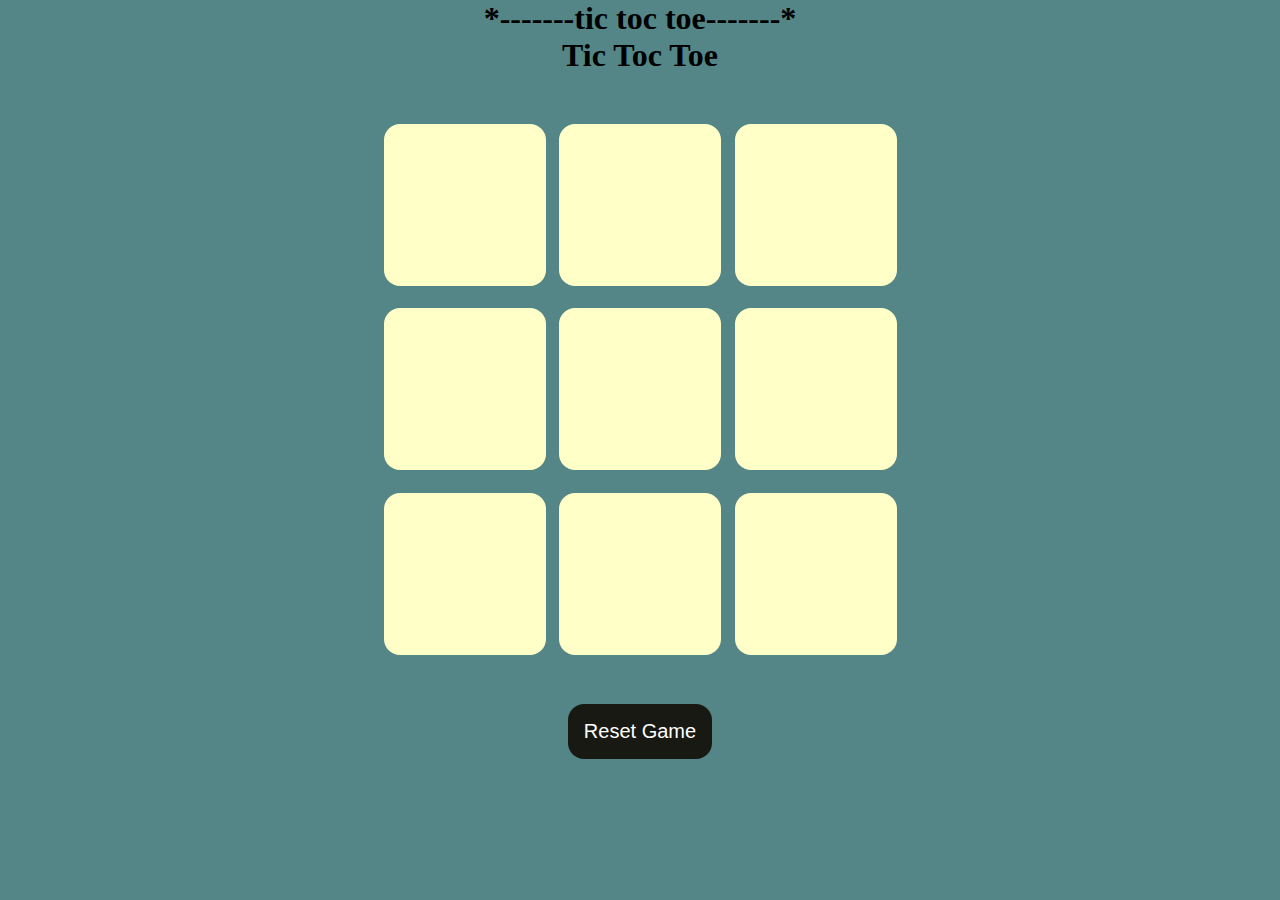
<file: game1.html>
<!DOCTYPE html>
<html lang="en">
<head>
    <meta charset="UTF-8">
    <meta name="viewport" content="width=device-width, initial-scale=1.0">
    <title>Tic-Toc-Toe</title>
    <link rel="stylesheet" href="game1.css">
</head>
<body>
    <div class="Player">
        <table class="text"></table>
        <table class="text"></table>
    </div>
    


    <div class="msg-container hide">
        <p id="msg">Winner</p>
        <button id="new-btn">New Game</button>
    </div>
<main>
    <h1> *-------tic toc toe-------*</h1>
    <h1>Tic Toc Toe</h1>
    <div class="container">
        <div class="game">
            <button class="box"></button>
            <button class="box"></button>
            <button class="box"></button>
            <button class="box"></button>
            <button class="box"></button>
            <button class="box"></button>
            <button class="box"></button>
            <button class="box"></button>
            <button class="box"></button>
        </div>
    </div>
    <button id="reset-btn">Reset Game</button> 
</main>
<script src="game1.js"></script>
</body>
</html>
</file>
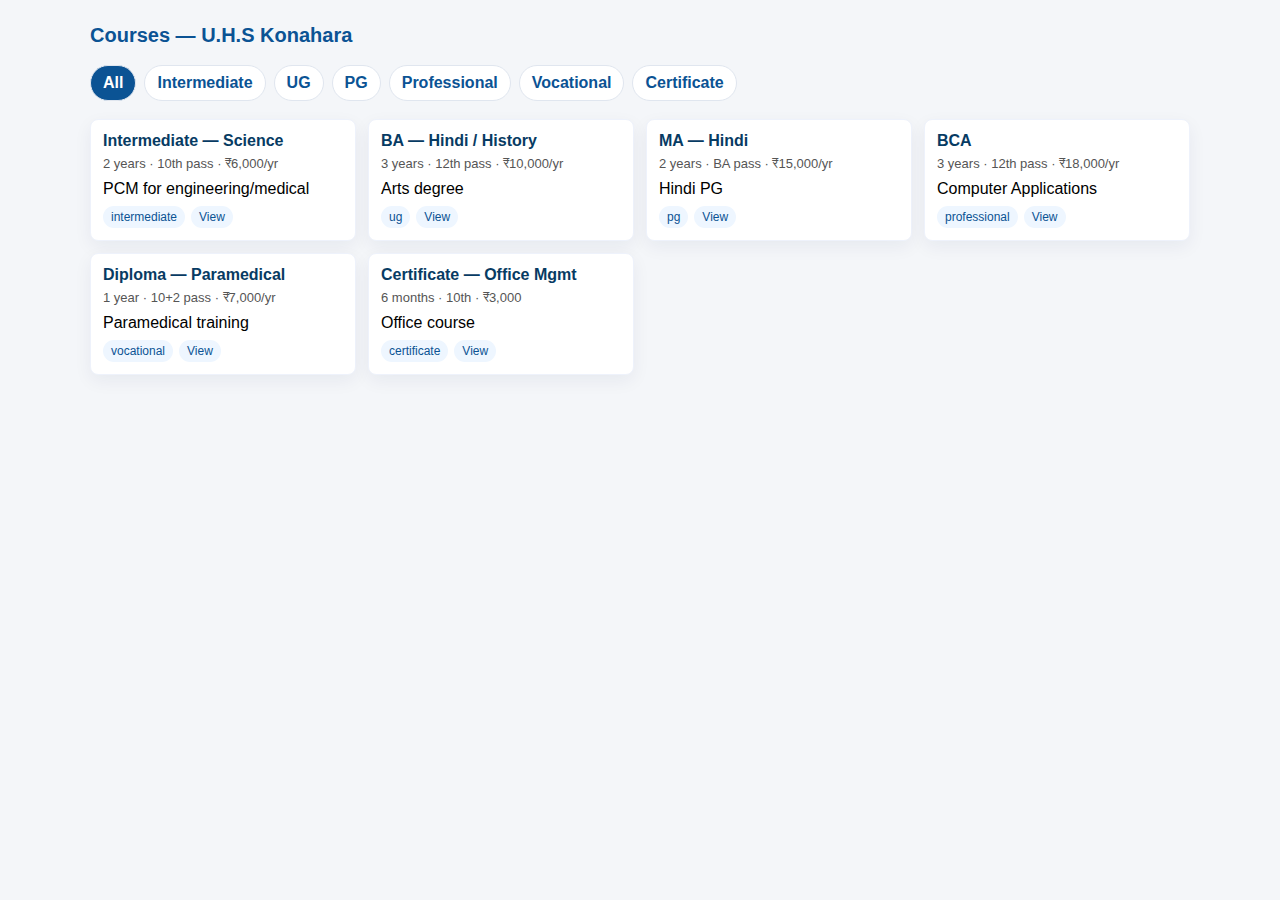
<file: kye.html>
<!-- Single-page Course System: List + Details + Apply -->
<!doctype html>
<html lang="hi">
<head>
<meta charset="utf-8"/>
<meta name="viewport" content="width=device-width,initial-scale=1"/>
<title>College Courses — Single Page</title>
<style>
  :root{
    --accent:#0b5394;
    --muted:#555;
    --card-bg:#fff;
    font-family:Inter, "Segoe UI", Roboto, Arial, sans-serif;
  }
  body{background:#f4f6f9;margin:0;padding:24px;display:flex;justify-content:center;}
  .container{width:100%;max-width:1100px;}
  header{display:flex;align-items:center;gap:12px;margin-bottom:18px}
  header h1{margin:0;color:var(--accent);font-size:20px}
  nav{margin-bottom:18px;display:flex;gap:8px;flex-wrap:wrap}
  .chip{padding:8px 12px;border-radius:20px;background:#fff;border:1px solid #e0e6ef;cursor:pointer;font-weight:600;color:var(--accent)}
  .chip.active{background:var(--accent);color:#fff}
  .grid{display:grid;grid-template-columns:repeat(auto-fit,minmax(260px,1fr));gap:12px}
  .card{background:var(--card-bg);padding:12px;border-radius:8px;box-shadow:0 6px 18px rgba(13,38,77,0.06);border:1px solid #eef2fb;cursor:pointer;}
  .card h3{margin:0 0 6px 0;font-size:16px;color:#073b63}
  .meta{font-size:13px;color:var(--muted);margin-bottom:8px}
  .tags{display:flex;gap:6px;flex-wrap:wrap;margin-top:8px}
  .tag{background:#eef6ff;color:var(--accent);padding:4px 8px;border-radius:999px;font-size:12px}
  .section-title{margin-top:18px;margin-bottom:8px;font-size:18px;color:#0b3b66}
  #details,#formBox{display:none;background:#fff;padding:20px;border-radius:8px;box-shadow:0 5px 15px rgba(0,0,0,0.1);}
  .btn{display:inline-block;margin-top:20px;padding:10px 20px;background:#0b5394;color:#fff;text-decoration:none;border-radius:6px;cursor:pointer;}
  .field{margin-bottom:10px;display:flex;flex-direction:column}
  label{margin-bottom:4px;font-weight:600}
  input,select{padding:8px;border:1px solid #aaa;border-radius:4px}
</style>
</head>
<body>
  <div class="container">
    <header>
      <h1>Courses — U.H.S Konahara</h1>
    </header>

    <!-- CATEGORY -->
    <nav id="cats">
      <div class="chip active" data-cat="all">All</div>
      <div class="chip" data-cat="intermediate">Intermediate</div>
      <div class="chip" data-cat="ug">UG</div>
      <div class="chip" data-cat="pg">PG</div>
      <div class="chip" data-cat="professional">Professional</div>
      <div class="chip" data-cat="vocational">Vocational</div>
      <div class="chip" data-cat="certificate">Certificate</div>
    </nav>

    <!-- LIST -->
    <div id="list"></div>

    <!-- DETAILS -->
    <div id="details"></div>

    <!-- FORM -->
    <div id="formBox"></div>

  </div>

<script>
const COURSES = [
  {id:1, cat:'intermediate', title:'Intermediate — Science', duration:'2 years', eligibility:'10th pass', fee:'₹6,000/yr', desc:'PCM for engineering/medical'},
  {id:2, cat:'ug', title:'BA — Hindi / History', duration:'3 years', eligibility:'12th pass', fee:'₹10,000/yr', desc:'Arts degree'},
  {id:3, cat:'pg', title:'MA — Hindi', duration:'2 years', eligibility:'BA pass', fee:'₹15,000/yr', desc:'Hindi PG'},
  {id:4, cat:'professional', title:'BCA', duration:'3 years', eligibility:'12th pass', fee:'₹18,000/yr', desc:'Computer Applications'},
  {id:5, cat:'vocational', title:'Diploma — Paramedical', duration:'1 year', eligibility:'10+2 pass', fee:'₹7,000/yr', desc:'Paramedical training'},
  {id:6, cat:'certificate', title:'Certificate — Office Mgmt', duration:'6 months', eligibility:'10th', fee:'₹3,000', desc:'Office course'}
];

function showList(filter='all'){
  document.getElementById('details').style.display='none';
  document.getElementById('formBox').style.display='none';
  const wrap = document.getElementById('list');
  wrap.style.display='block';
  wrap.innerHTML='';
  let items = COURSES.filter(c=>filter==='all'?true:c.cat===filter);
  if(!items.length){wrap.innerHTML='No courses';return;}

  const section=document.createElement('div');
  const grid=document.createElement('div'); grid.className='grid';
  items.forEach(c=>{
    let card=document.createElement('div'); card.className='card';
    card.innerHTML=`<h3>${c.title}</h3>
      <div class='meta'>${c.duration} · ${c.eligibility} · ${c.fee}</div>
      <div>${c.desc}</div>
      <div class='tags'><div class='tag'>${c.cat}</div><div class='tag'>View</div></div>`;
    card.onclick=()=>showDetails(c.id);
    grid.appendChild(card);
  });
  section.appendChild(grid);
  wrap.appendChild(section);
}

function showDetails(id){
  const data=COURSES.find(x=>x.id===id);
  if(!data) return;
  document.getElementById('list').style.display='none';
  const box=document.getElementById('details');
  box.style.display='block';
  box.innerHTML=`
    <h2>${data.title}</h2>
    <p><b>Duration:</b> ${data.duration}</p>
    <p><b>Eligibility:</b> ${data.eligibility}</p>
    <p><b>Fee:</b> ${data.fee}</p>
    <p>${data.desc}</p>
    <button class='btn' onclick='showForm(${id})'>Apply Now</button>
    <button class='btn' style='background:#777' onclick='showList()'>Back</button>
  `;
}

function showForm(id){
  const data=COURSES.find(x=>x.id===id);
  document.getElementById('details').style.display='none';
  const form=document.getElementById('formBox');
  form.style.display='block';
  form.innerHTML=`
    <h2>Apply — ${data.title}</h2>
    <div class='field'>
      <label>Full Name</label>
      <input type='text'/>
    </div>
    <div class='field'>
      <label>Aadhaar</label>
      <input type='text'/>
    </div>
    <div class='field'>
      <label>Upload Photo</label>
      <input type='file' accept='image/*'/>
    </div>
    <button class='btn'>Submit</button>
    <button class='btn' style='background:#777' onclick='showList()'>Back</button>
  `;
}

document.querySelectorAll('.chip').forEach(chip=>{
  chip.onclick=()=>{
    document.querySelectorAll('.chip').forEach(c=>c.classList.remove('active'));
    chip.classList.add('active');
    showList(chip.dataset.cat);
  }
});

showList();
</script>
</body>
</html>
</file>
<file: 10th.css>
body {
    font-family: 'Segoe UI', sans-serif;
    background: #f8fafc;
    margin: 0;
    padding: 20px;
  }
  
  .a4-page {
    max-width: 800px;
    margin: auto;
    background: #ffffff;
    padding: 30px;
    border-radius: 12px;
    box-shadow: 0 0 10px rgba(0, 0, 0, 0.1);
  }
  

  

  .form-header {
    text-align: center;
    margin-bottom: 25px;
  }
  
  .form-header h2 {
    margin: 0;
    font-size: 20px;
    color: #1d3557;
  }
  
  .form-header p {
    color: #555;
    font-size: 13px;
  }
  
  .form-section {
    margin-bottom: 15px;
  }
  
  label {
    display: block;
    font-weight: 500;
    margin-bottom: 5px;
  }
  
  input[type="text"],
  input[type="date"],
  input[type="email"],
  select,
  textarea {
    width: 100%;
    padding: 8px;
    border: 1px solid #cbd5e1;
    border-radius: 6px;
    font-size: 14px;
    box-sizing: border-box;
  }
  
  textarea {
    resize: vertical;
    min-height: 60px;
  }
  
  .radio-group {
    display: flex;
    gap: 10px;
  }
  
  .radio-group label {
    display: flex;
    align-items: center;
    gap: 5px;
  }
  
  .grid-2 {
    display: grid;
    grid-template-columns: repeat(auto-fit, minmax(250px, 1fr));
    gap: 15px;
  }
  
  .grid-3 {
    display: grid;
    grid-template-columns: repeat(auto-fit, minmax(200px, 1fr));
    gap: 15px;
  }
  
  .declaration {
    margin-top: 25px;
    background: #f1f5f9;
    padding: 10px 15px;
    border-radius: 8px;
    font-size: 13px;
  }
  
  button {
    width: 100%;
    padding: 12px;
    background: #1d4ed8;
    color: #fff;
    font-size: 16px;
    border: none;
    border-radius: 8px;
    cursor: pointer;
    transition: 0.3s ease;
  }
  
  button:hover {
    background: #1e40af;
  }
  
  @media (max-width: 600px) {
    .a4-page {
      padding: 20px;
    }
  
    .form-header h2 {
      font-size: 16px;
    }
  }
</file>
<file: about.css>
:root{
    --bg:#0f1724; --card:#0b1220; --muted:#9aa4b2; --accent:#5eead4; --glass: rgba(255,255,255,0.04);
    --radius:14px; --fw-700:700; --fw-600:600;
    --max-width:1100px;
    color-scheme: dark;
  }
  *{box-sizing:border-box}
  html,body{height:100%}
  body{
    margin:0; font-family: Inter, ui-sans-serif, system-ui, -apple-system, "Segoe UI", Roboto, "Helvetica Neue", Arial;
    background: linear-gradient(180deg,#071025 0%, var(--bg) 100%); color:#e6eef6; -webkit-font-smoothing:antialiased;
    line-height:1.45; padding:40px 20px; display:flex; justify-content:center;
  }
  .container{width:100%; max-width:var(--max-width)}

  /* Header / Hero */
  header.hero{display:grid; grid-template-columns: 1fr 420px; gap:32px; align-items:center; margin-bottom:36px}
  @media (max-width:940px){header.hero{grid-template-columns:1fr; text-align:center}}
  .hero .intro{background:linear-gradient(180deg, rgba(255,255,255,0.02), transparent); padding:28px; border-radius:var(--radius);}
  .eyebrow{display:inline-block; padding:8px 12px; background:var(--glass); color:var(--muted); border-radius:999px; font-size:13px; margin-bottom:12px}
  h1{margin:0 0 12px 0; font-size:clamp(22px,4vw,34px)}
  p.lead{margin:0; color:var(--muted)}

  /* Values */
  .values{display:flex; gap:14px; margin-top:18px; flex-wrap:wrap}
  .value{background:linear-gradient(180deg, rgba(255,255,255,0.02), rgba(255,255,255,0.01)); padding:14px 16px; border-radius:12px; min-width:140px}
  .value h4{margin:0 0 6px 0; font-size:15px}
  .value p{margin:0; color:var(--muted); font-size:13px}

  /* Quick stats */
  .stats{display:flex; gap:12px; margin-top:18px}
  .stat{background:var(--card); border-radius:10px; padding:12px; flex:1; text-align:center}
  .stat b{display:block; font-size:18px}
  .stat small{color:var(--muted)}

  /* Team grid */
  .team{margin-top:26px}
  .team-grid{display:grid; grid-template-columns:repeat(3,1fr); gap:18px}
  @media (max-width:940px){.team-grid{grid-template-columns:repeat(2,1fr)}}
  @media (max-width:560px){.team-grid{grid-template-columns:1fr}}
  .card{background:linear-gradient(180deg, rgba(255,255,255,0.02), rgba(255,255,255,0.01)); padding:16px; border-radius:12px}
  .avatar{width:64px; height:64px; border-radius:12px; background:linear-gradient(135deg,var(--accent),#60a5fa); display:inline-flex; align-items:center; justify-content:center; font-weight:700}
  .member-name{margin:0; font-size:16px}
  .member-role{margin:6px 0 0 0; color:var(--muted); font-size:13px}
  .member-bio{margin-top:10px; color:var(--muted); font-size:13px}

  /* CTA / Contact */
  .contact{margin-top:30px; display:grid; grid-template-columns:1fr 360px; gap:20px}
  @media (max-width:940px){.contact{grid-template-columns:1fr}}
  form.contact-form{background:var(--card); padding:18px; border-radius:12px}
  label{display:block; font-size:13px; color:var(--muted); margin-bottom:6px}
  input[type="text"], input[type="email"], textarea{width:100%; padding:10px 12px; border-radius:8px; border:1px solid rgba(255,255,255,0.03); background:transparent; color:inherit}
  textarea{min-height:110px}
  button.btn{display:inline-block; margin-top:10px; padding:10px 14px; border-radius:10px; background:linear-gradient(90deg,var(--accent),#60a5fa); color:#012; border:none; font-weight:600; cursor:pointer}

  /* Footer */
  footer{margin-top:36px; text-align:center; color:var(--muted); font-size:13px}

  /* Small utilities */
  .chip{display:inline-block; padding:6px 10px; background:rgba(255,255,255,0.03); border-radius:999px; font-size:13px}
</file>
<file: add.css>
*{
  box-sizing:border-box;
  margin:0;
  padding:0;
  font-family:Inter, Arial, sans-serif;
}

body{
  display:flex;
  justify-content:center;
  align-items:center;
  min-height:100vh;
  background:#f4f6fa;
}



.admission-buttons{
  display:flex;
  flex-direction:column;
  gap:20px;
  padding:30px;
  background:#fff;
  border-radius:16px;
  box-shadow:0 8px 24px rgba(0,0,0,0.1);
}

/* Base button style */
.admit-btn{
  display:inline-block;
  padding:14px 32px;
  border-radius:10px;
  text-decoration:none;
  font-weight:600;
  color:#fff;
  text-align:center;
  transition:all .2s ease;
  box-shadow:0 6px 18px rgba(0,0,0,0.15);
}

/* 9th style */
.grade9{
  background:linear-gradient(180deg,#2ec866 0%,#21a657 100%);
}
.grade9:hover{
  transform:translateY(-3px);
}

/* 10th style */
.grade10{
  background:linear-gradient(180deg,#2b7cff 0%,#1b53d6 100%);
}
.grade10:hover{transform:translateY(-3px);}

/* 11th style */
.grade11{
  background:linear-gradient(180deg,#ff9b47 0%,#ff6d00 100%);
}
.grade11:hover{transform:translateY(-3px);}

/* 12th style */
.grade12{
  background:linear-gradient(180deg,#7a5cff 0%,#5a31d6 100%);
}
.grade12:hover{transform:translateY(-3px);}
</file>
<file: admission11.css>
body {
    font-family: "Segoe UI", sans-serif;
    background: #f8fafc;
    margin: 0;
    padding: 20px;
  }
  
  .a4-page {
    max-width: 850px;
    background: #fff;
    margin: auto;
    padding: 35px;
    border-radius: 12px;
    box-shadow: 0 4px 15px rgba(0, 0, 0, 0.1);
  }
  
  .form-header {
    display: flex;
    align-items: center;
    justify-content: center;
    gap: 15px;
    border-bottom: 2px solid #1e40af;
    padding-bottom: 10px;
    margin-bottom: 20px;
  }
  
  .logo {
    width: 80px;
    height: 80px;
  }
  
  .form-header h2 {
    color: #1e3a8a;
    margin: 0;
  }
  
  .form-header p {
    color: #475569;
    margin: 5px 0 0;
  }
  
  .form-page {
    display: none;
  }
  
  .form-page.active {
    display: block;
  }
  
  h3 {
    border-left: 4px solid #2563eb;
    padding-left: 8px;
    color: #1e3a8a;
    font-size: 16px;
    margin-top: 25px;
  }
  
  label {
    display: block;
    font-weight: 600;
    margin-bottom: 5px;
    color: #1e293b;
  }
  
  input,
  select,
  textarea {
    width: 100%;
    padding: 8px;
    border: 1px solid #cbd5e1;
    border-radius: 6px;
    font-size: 14px;
  }
  
  .grid-2 {
    display: grid;
    grid-template-columns: repeat(auto-fit, minmax(250px, 1fr));
    gap: 15px;
  }
  
  .grid-3 {
    display: grid;
    grid-template-columns: repeat(auto-fit, minmax(200px, 1fr));
    gap: 15px;
  }
  
  button {
    display: inline-block;
    background: #1d4ed8;
    color: white;
    border: none;
    padding: 10px 20px;
    margin-top: 20px;
    border-radius: 6px;
    font-size: 15px;
    cursor: pointer;
  }
  
  button:hover {
    background: #1e40af;
  }
  
  .checkbox-grid {
    display: grid;
    grid-template-columns: repeat(auto-fit, minmax(200px, 1fr));
    gap: 8px;
    margin-top: 10px;
  }
  
  .note {
    background: #f1f5f9;
    border-left: 4px solid #2563eb;
    padding: 8px 10px;
    margin-bottom: 15px;
    color: #334155;
    font-size: 14px;
  }
  
  .subject-section {
    display: none;
    margin-top: 15px;
  }
  
  .subject-section h4 {
    color: #1e3a8a;
    margin-bottom: 8px;
  }
  
  .declaration {
    background: #f1f5f9;
    padding: 10px;
    margin-top: 20px;
    border-radius: 8px;
  }
</file>
<file: game1.css>
* {
    margin: 0;
    padding: 0;

}

body {
  background-color: #548687;
  text-align: center;
}

.container {
    height: 70vh;
    display: flex;
    justify-content: center;
    align-items: center;
    gap: 1.5vmin;
}

.game {
    height: 60vmin;
    width: 60vmin;
    display: flex;
    flex-wrap: wrap;
    justify-content: center;
    align-items: center;
    gap: 1.5vmin;
}

.box {
    height: 18vmin;
    width: 18vmin;
    border-radius: 1rem ;
    border: none;
    box-shadow: 0 0 1rem  rgba(0 0 0 0.3);
    font-size: 8vmin;
    color: #b0413e;
    background-color:#ffffc7 ;
}
#reset-btn {
    padding: 1rem;
    font-size: 1.25rem;
    background-color: #191913;
    color: #fff;
    border-radius: 1rem;
    border: none;

}

 #new-btn {
    padding: 1rem;
    font-size: 1.25rem;
    background-color: #191913;
    color: #fff;
    border-radius: 1rem;
    border: none;
 }

 #msg {
    color: #ffffc7;
    font-size: 5vmin;
 }

 .msg-container {
    height: 100vmin;
    display: flex;
    justify-content: center;
    align-items: center;
    flex-direction: column;
    gap:4rem;

 }
 .hide {
    display: none;
 }
 .Player {
    height: 20;
    width: 50;
 }
</file>
